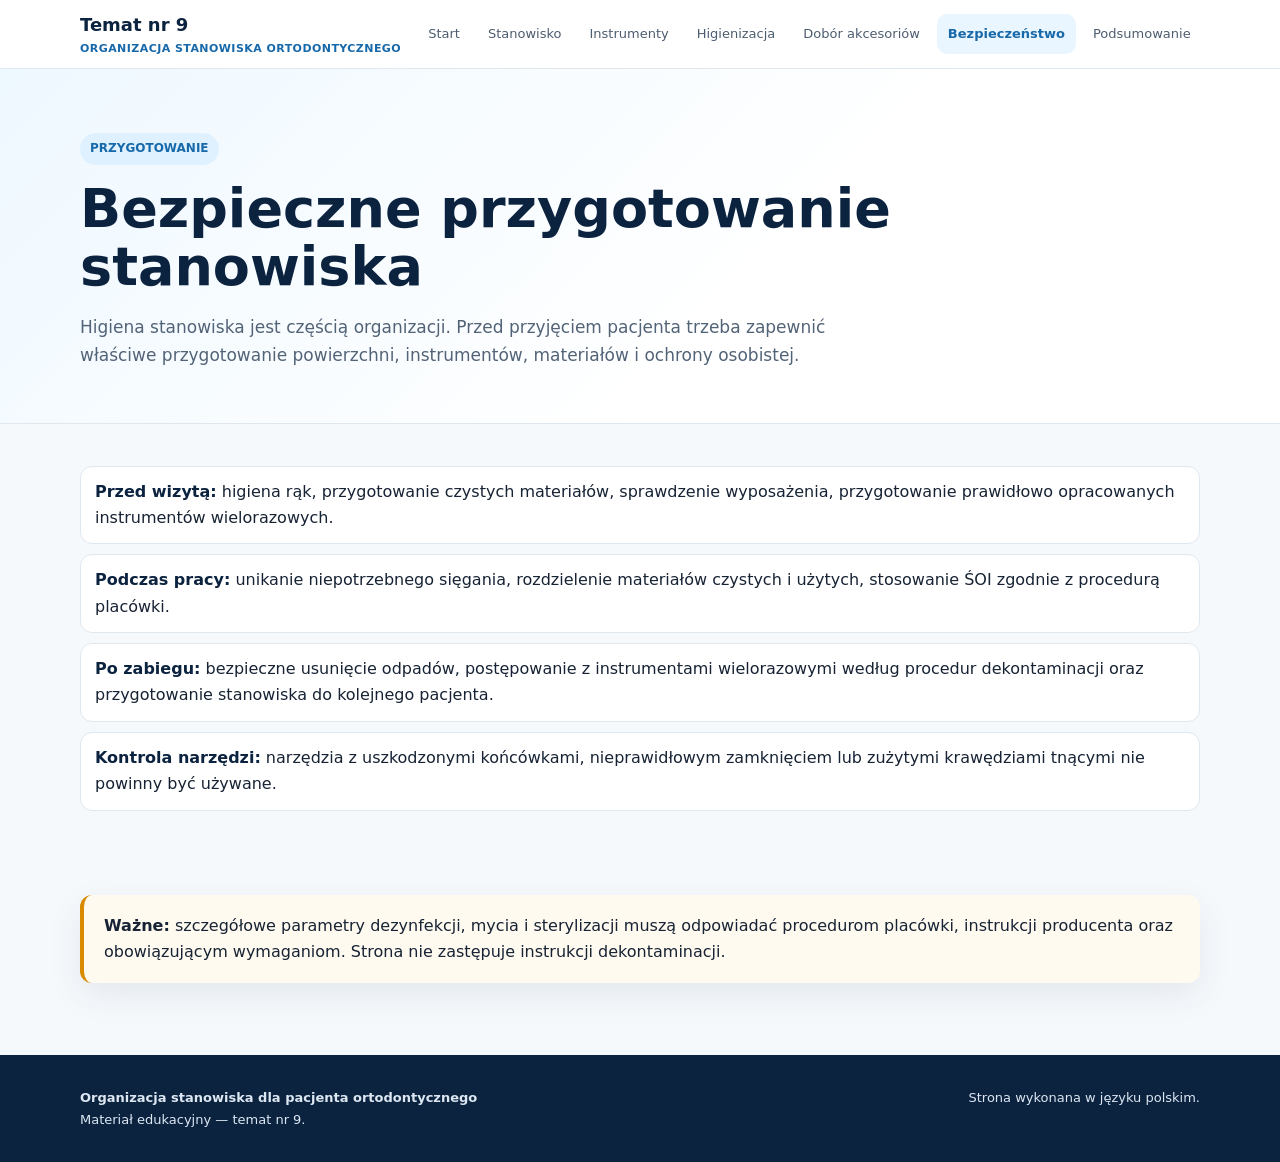
<file: bezpieczenstwo.html>
<!doctype html><html lang="pl"><head><meta charset="utf-8"><meta name="viewport" content="width=device-width,initial-scale=1"><title>Bezpieczeństwo — Temat 9</title><link rel="stylesheet" href="style.css"></head><body>
<header><div class="container nav"><a class="brand" href="index.html">Temat nr 9<span>ORGANIZACJA STANOWISKA ORTODONTYCZNEGO</span></a><nav class="menu"><a class="" href="index.html">Start</a><a class="" href="stanowisko.html">Stanowisko</a><a class="" href="instrumenty.html">Instrumenty</a><a class="" href="higienizacja.html">Higienizacja</a><a class="" href="dobor.html">Dobór akcesoriów</a><a class="active" href="bezpieczenstwo.html">Bezpieczeństwo</a><a class="" href="podsumowanie.html">Podsumowanie</a></nav></div></header>

<main><div class="hero"><div class="container"><span class="eyebrow">PRZYGOTOWANIE</span><h1>Bezpieczne przygotowanie stanowiska</h1><p>Higiena stanowiska jest częścią organizacji. Przed przyjęciem pacjenta trzeba zapewnić właściwe przygotowanie powierzchni, instrumentów, materiałów i ochrony osobistej.</p></div></div>
<section><div class="container"><div class="checklist">
<div class="check"><b>Przed wizytą:</b> higiena rąk, przygotowanie czystych materiałów, sprawdzenie wyposażenia, przygotowanie prawidłowo opracowanych instrumentów wielorazowych.</div>
<div class="check"><b>Podczas pracy:</b> unikanie niepotrzebnego sięgania, rozdzielenie materiałów czystych i użytych, stosowanie ŚOI zgodnie z procedurą placówki.</div>
<div class="check"><b>Po zabiegu:</b> bezpieczne usunięcie odpadów, postępowanie z instrumentami wielorazowymi według procedur dekontaminacji oraz przygotowanie stanowiska do kolejnego pacjenta.</div>
<div class="check"><b>Kontrola narzędzi:</b> narzędzia z uszkodzonymi końcówkami, nieprawidłowym zamknięciem lub zużytymi krawędziami tnącymi nie powinny być używane.</div>
</div></div></section>
<section><div class="container"><div class="callout warning"><b>Ważne:</b> szczegółowe parametry dezynfekcji, mycia i sterylizacji muszą odpowiadać procedurom placówki, instrukcji producenta oraz obowiązującym wymaganiom. Strona nie zastępuje instrukcji dekontaminacji.</div></div></section></main><footer><div class="container footer-grid"><p><b>Organizacja stanowiska dla pacjenta ortodontycznego</b><br>Materiał edukacyjny — temat nr 9.</p><p>Strona wykonana w języku polskim.</p></div></footer><div class="photo-modal" id="photoModal" aria-hidden="true"><button class="close" aria-label="Zamknij">×</button><img id="photoModalImg" alt=""><div class="hint">Dotknij × lub kliknij poza zdjęciem, aby zamknąć</div></div>
<script>
(()=>{const m=document.getElementById('photoModal'),im=document.getElementById('photoModalImg');
document.querySelectorAll('.photo').forEach(x=>x.addEventListener('click',()=>{im.src=x.currentSrc||x.src;im.alt=x.alt||'';m.classList.add('open');m.setAttribute('aria-hidden','false');document.body.style.overflow='hidden'}));
const close=()=>{m.classList.remove('open');m.setAttribute('aria-hidden','true');im.src='';document.body.style.overflow=''};
m.addEventListener('click',e=>{if(e.target===m||e.target.classList.contains('close'))close()});document.addEventListener('keydown',e=>{if(e.key==='Escape')close()})
})()
</script></body></html>
</file>
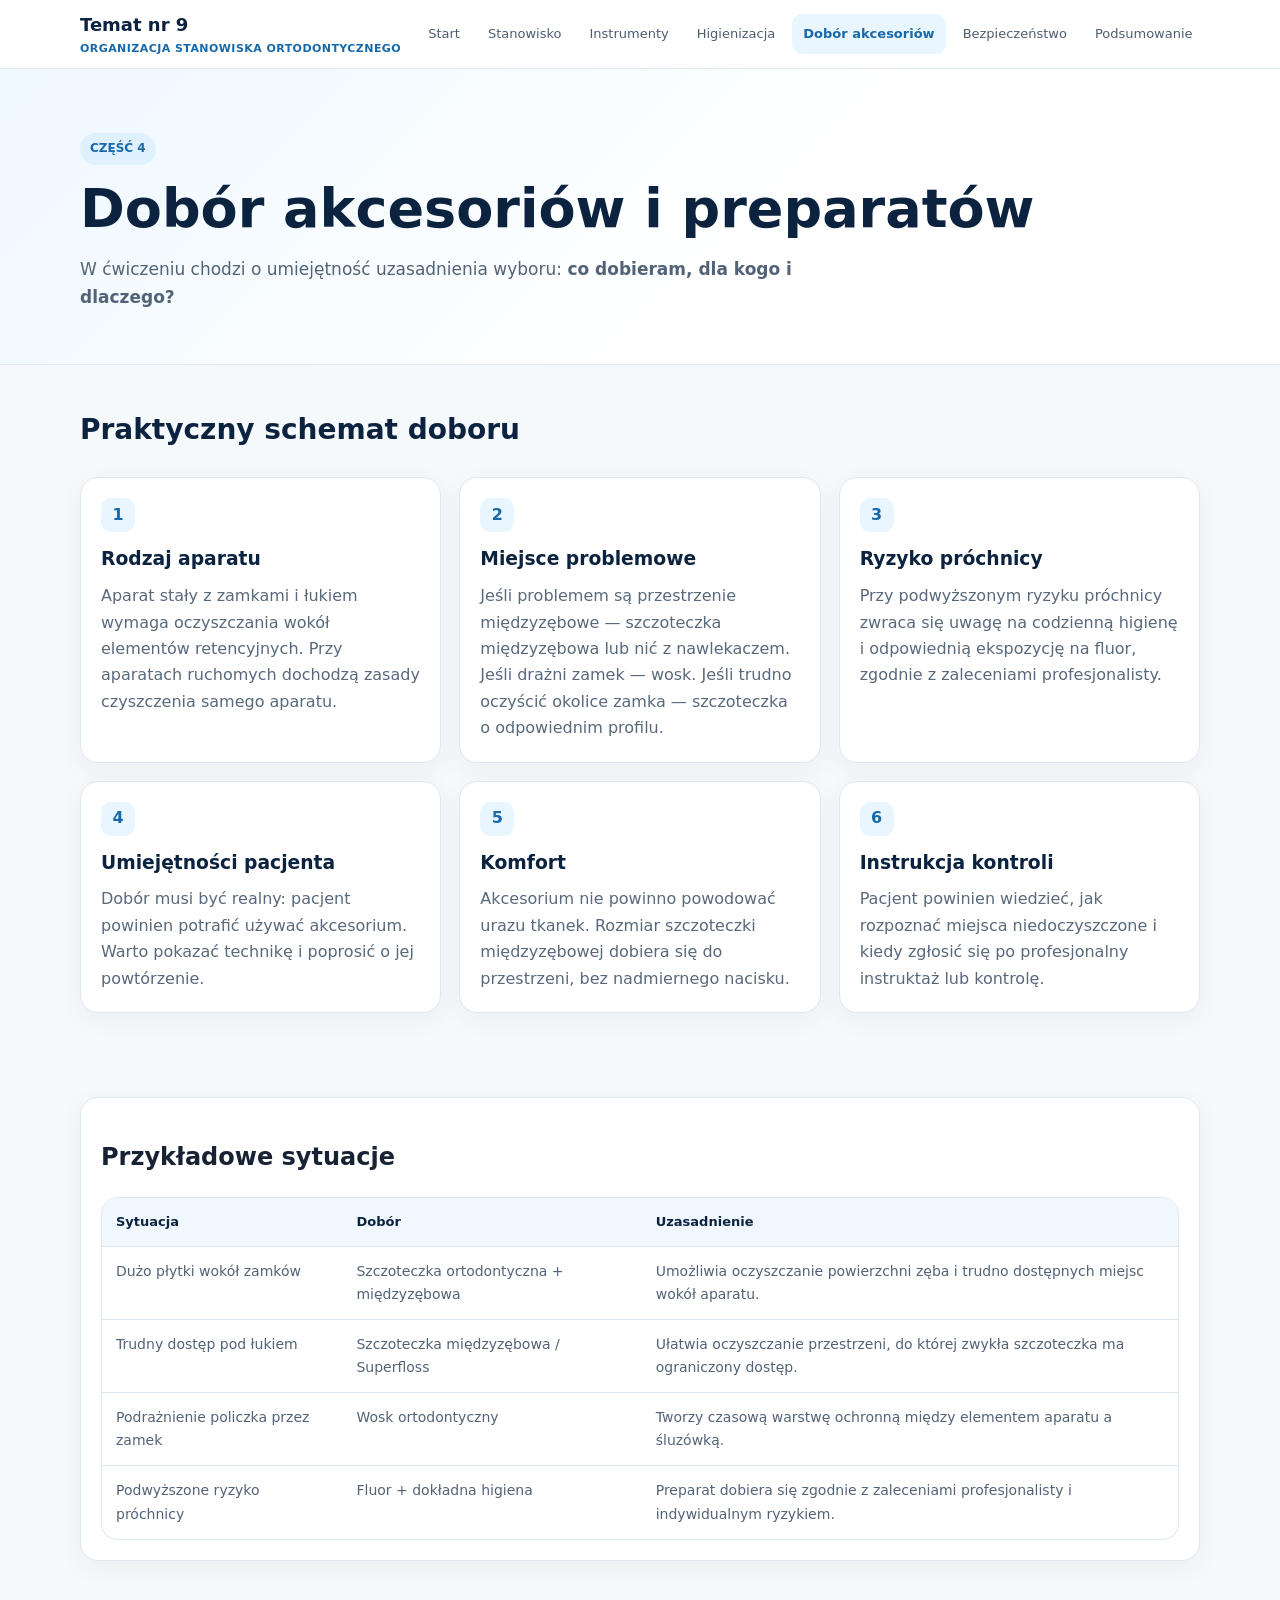
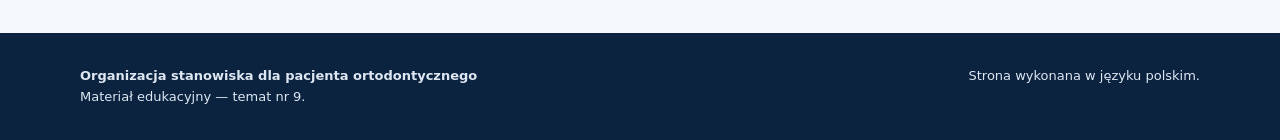
<file: dobor.html>
<!doctype html><html lang="pl"><head><meta charset="utf-8"><meta name="viewport" content="width=device-width,initial-scale=1"><title>Dobór akcesoriów — Temat 9</title><link rel="stylesheet" href="style.css"></head><body>
<header><div class="container nav"><a class="brand" href="index.html">Temat nr 9<span>ORGANIZACJA STANOWISKA ORTODONTYCZNEGO</span></a><nav class="menu"><a class="" href="index.html">Start</a><a class="" href="stanowisko.html">Stanowisko</a><a class="" href="instrumenty.html">Instrumenty</a><a class="" href="higienizacja.html">Higienizacja</a><a class="active" href="dobor.html">Dobór akcesoriów</a><a class="" href="bezpieczenstwo.html">Bezpieczeństwo</a><a class="" href="podsumowanie.html">Podsumowanie</a></nav></div></header>

<main><div class="hero"><div class="container"><span class="eyebrow">CZĘŚĆ 4</span><h1>Dobór akcesoriów i preparatów</h1><p>W ćwiczeniu chodzi o umiejętność uzasadnienia wyboru: <b>co dobieram, dla kogo i dlaczego?</b></p></div></div>
<section><div class="container"><div class="section-head"><h2>Praktyczny schemat doboru</h2></div><div class="grid">
<div class="card"><span class="num">1</span><h3>Rodzaj aparatu</h3><p>Aparat stały z zamkami i łukiem wymaga oczyszczania wokół elementów retencyjnych. Przy aparatach ruchomych dochodzą zasady czyszczenia samego aparatu.</p></div>
<div class="card"><span class="num">2</span><h3>Miejsce problemowe</h3><p>Jeśli problemem są przestrzenie międzyzębowe — szczoteczka międzyzębowa lub nić z nawlekaczem. Jeśli drażni zamek — wosk. Jeśli trudno oczyścić okolice zamka — szczoteczka o odpowiednim profilu.</p></div>
<div class="card"><span class="num">3</span><h3>Ryzyko próchnicy</h3><p>Przy podwyższonym ryzyku próchnicy zwraca się uwagę na codzienną higienę i odpowiednią ekspozycję na fluor, zgodnie z zaleceniami profesjonalisty.</p></div>
<div class="card"><span class="num">4</span><h3>Umiejętności pacjenta</h3><p>Dobór musi być realny: pacjent powinien potrafić używać akcesorium. Warto pokazać technikę i poprosić o jej powtórzenie.</p></div>
<div class="card"><span class="num">5</span><h3>Komfort</h3><p>Akcesorium nie powinno powodować urazu tkanek. Rozmiar szczoteczki międzyzębowej dobiera się do przestrzeni, bez nadmiernego nacisku.</p></div>
<div class="card"><span class="num">6</span><h3>Instrukcja kontroli</h3><p>Pacjent powinien wiedzieć, jak rozpoznać miejsca niedoczyszczone i kiedy zgłosić się po profesjonalny instruktaż lub kontrolę.</p></div>
</div></div></section>
<section><div class="container"><div class="card"><h2>Przykładowe sytuacje</h2><table><thead><tr><th>Sytuacja</th><th>Dobór</th><th>Uzasadnienie</th></tr></thead><tbody>
<tr><td>Dużo płytki wokół zamków</td><td>Szczoteczka ortodontyczna + międzyzębowa</td><td>Umożliwia oczyszczanie powierzchni zęba i trudno dostępnych miejsc wokół aparatu.</td></tr>
<tr><td>Trudny dostęp pod łukiem</td><td>Szczoteczka międzyzębowa / Superfloss</td><td>Ułatwia oczyszczanie przestrzeni, do której zwykła szczoteczka ma ograniczony dostęp.</td></tr>
<tr><td>Podrażnienie policzka przez zamek</td><td>Wosk ortodontyczny</td><td>Tworzy czasową warstwę ochronną między elementem aparatu a śluzówką.</td></tr>
<tr><td>Podwyższone ryzyko próchnicy</td><td>Fluor + dokładna higiena</td><td>Preparat dobiera się zgodnie z zaleceniami profesjonalisty i indywidualnym ryzykiem.</td></tr>
</tbody></table></div></div></section></main><footer><div class="container footer-grid"><p><b>Organizacja stanowiska dla pacjenta ortodontycznego</b><br>Materiał edukacyjny — temat nr 9.</p><p>Strona wykonana w języku polskim.</p></div></footer><div class="photo-modal" id="photoModal" aria-hidden="true"><button class="close" aria-label="Zamknij">×</button><img id="photoModalImg" alt=""><div class="hint">Dotknij × lub kliknij poza zdjęciem, aby zamknąć</div></div>
<script>
(()=>{const m=document.getElementById('photoModal'),im=document.getElementById('photoModalImg');
document.querySelectorAll('.photo').forEach(x=>x.addEventListener('click',()=>{im.src=x.currentSrc||x.src;im.alt=x.alt||'';m.classList.add('open');m.setAttribute('aria-hidden','false');document.body.style.overflow='hidden'}));
const close=()=>{m.classList.remove('open');m.setAttribute('aria-hidden','true');im.src='';document.body.style.overflow=''};
m.addEventListener('click',e=>{if(e.target===m||e.target.classList.contains('close'))close()});document.addEventListener('keydown',e=>{if(e.key==='Escape')close()})
})()
</script></body></html>
</file>
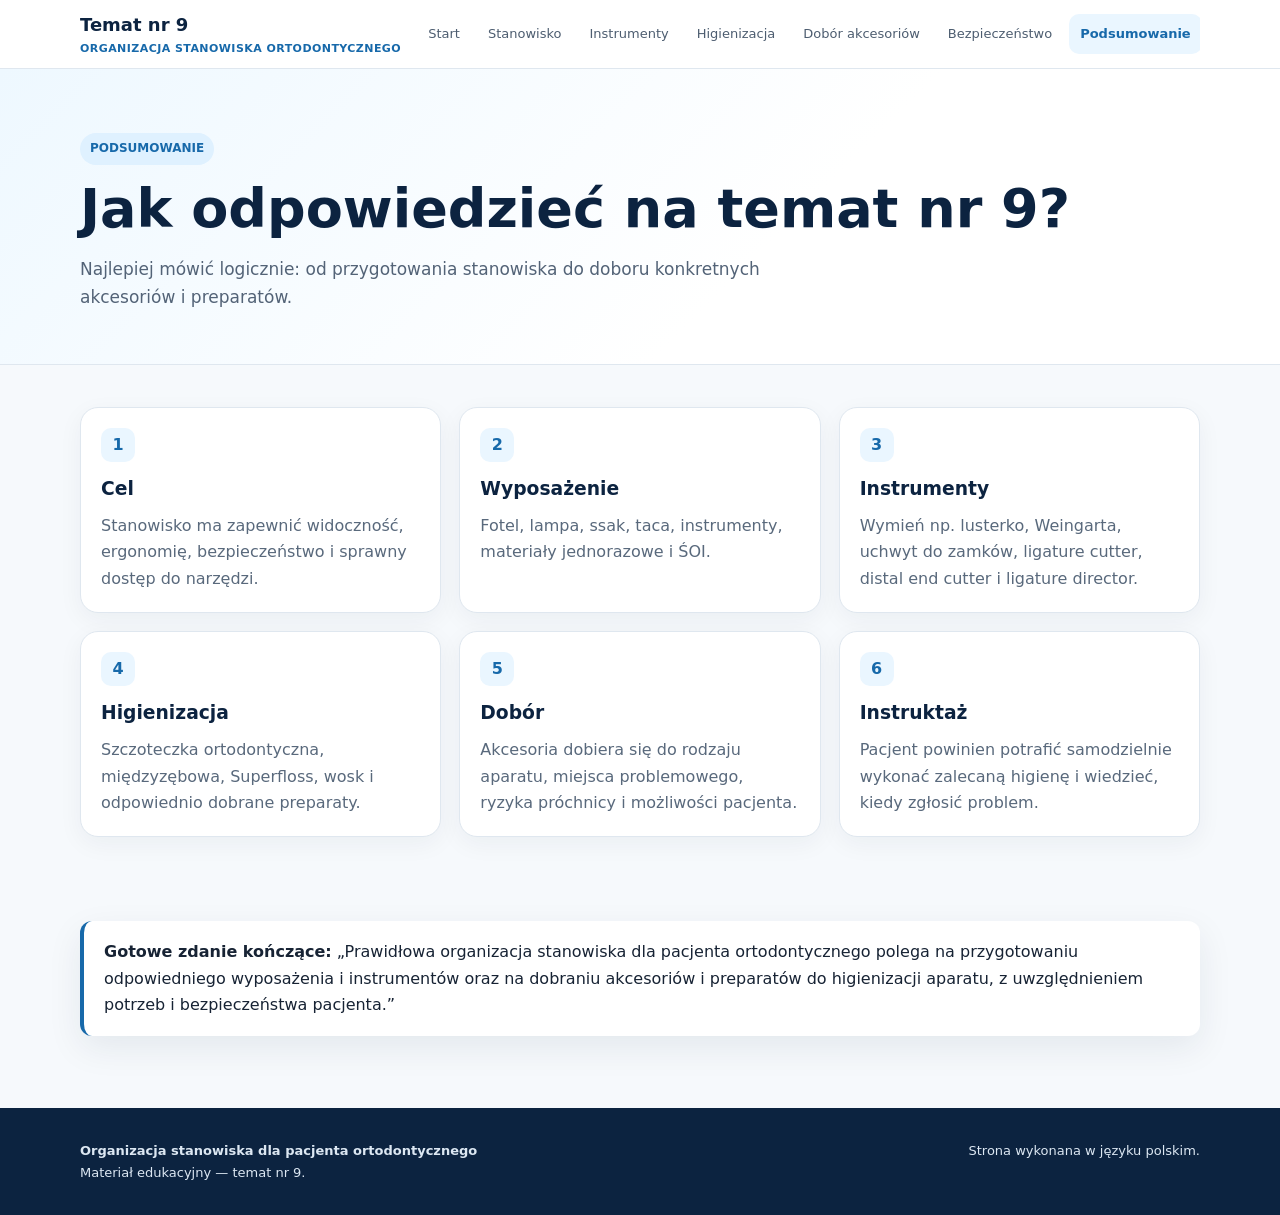
<file: podsumowanie.html>
<!doctype html><html lang="pl"><head><meta charset="utf-8"><meta name="viewport" content="width=device-width,initial-scale=1"><title>Podsumowanie — Temat 9</title><link rel="stylesheet" href="style.css"></head><body>
<header><div class="container nav"><a class="brand" href="index.html">Temat nr 9<span>ORGANIZACJA STANOWISKA ORTODONTYCZNEGO</span></a><nav class="menu"><a class="" href="index.html">Start</a><a class="" href="stanowisko.html">Stanowisko</a><a class="" href="instrumenty.html">Instrumenty</a><a class="" href="higienizacja.html">Higienizacja</a><a class="" href="dobor.html">Dobór akcesoriów</a><a class="" href="bezpieczenstwo.html">Bezpieczeństwo</a><a class="active" href="podsumowanie.html">Podsumowanie</a><a href="zrodla.html">Źródła</a></nav></div></header>

<main><div class="hero"><div class="container"><span class="eyebrow">PODSUMOWANIE</span><h1>Jak odpowiedzieć na temat nr 9?</h1><p>Najlepiej mówić logicznie: od przygotowania stanowiska do doboru konkretnych akcesoriów i preparatów.</p></div></div>
<section><div class="container"><div class="grid">
<div class="card"><span class="num">1</span><h3>Cel</h3><p>Stanowisko ma zapewnić widoczność, ergonomię, bezpieczeństwo i sprawny dostęp do narzędzi.</p></div>
<div class="card"><span class="num">2</span><h3>Wyposażenie</h3><p>Fotel, lampa, ssak, taca, instrumenty, materiały jednorazowe i ŚOI.</p></div>
<div class="card"><span class="num">3</span><h3>Instrumenty</h3><p>Wymień np. lusterko, Weingarta, uchwyt do zamków, ligature cutter, distal end cutter i ligature director.</p></div>
<div class="card"><span class="num">4</span><h3>Higienizacja</h3><p>Szczoteczka ortodontyczna, międzyzębowa, Superfloss, wosk i odpowiednio dobrane preparaty.</p></div>
<div class="card"><span class="num">5</span><h3>Dobór</h3><p>Akcesoria dobiera się do rodzaju aparatu, miejsca problemowego, ryzyka próchnicy i możliwości pacjenta.</p></div>
<div class="card"><span class="num">6</span><h3>Instruktaż</h3><p>Pacjent powinien potrafić samodzielnie wykonać zalecaną higienę i wiedzieć, kiedy zgłosić problem.</p></div>
</div></div></section>
<section><div class="container"><div class="callout"><b>Gotowe zdanie kończące:</b> „Prawidłowa organizacja stanowiska dla pacjenta ortodontycznego polega na przygotowaniu odpowiedniego wyposażenia i instrumentów oraz na dobraniu akcesoriów i preparatów do higienizacji aparatu, z uwzględnieniem potrzeb i bezpieczeństwa pacjenta.”</div></div></section></main><footer><div class="container footer-grid"><p><b>Organizacja stanowiska dla pacjenta ortodontycznego</b><br>Materiał edukacyjny — temat nr 9.</p><p>Strona wykonana w języku polskim.</p></div></footer><div class="photo-modal" id="photoModal" aria-hidden="true"><button class="close" aria-label="Zamknij">×</button><img id="photoModalImg" alt=""><div class="hint">Dotknij × lub kliknij poza zdjęciem, aby zamknąć</div></div>
<script>
(()=>{const m=document.getElementById('photoModal'),im=document.getElementById('photoModalImg');
document.querySelectorAll('.photo').forEach(x=>x.addEventListener('click',()=>{im.src=x.currentSrc||x.src;im.alt=x.alt||'';m.classList.add('open');m.setAttribute('aria-hidden','false');document.body.style.overflow='hidden'}));
const close=()=>{m.classList.remove('open');m.setAttribute('aria-hidden','true');im.src='';document.body.style.overflow=''};
m.addEventListener('click',e=>{if(e.target===m||e.target.classList.contains('close'))close()});document.addEventListener('keydown',e=>{if(e.key==='Escape')close()})
})()
</script></body></html>
</file>
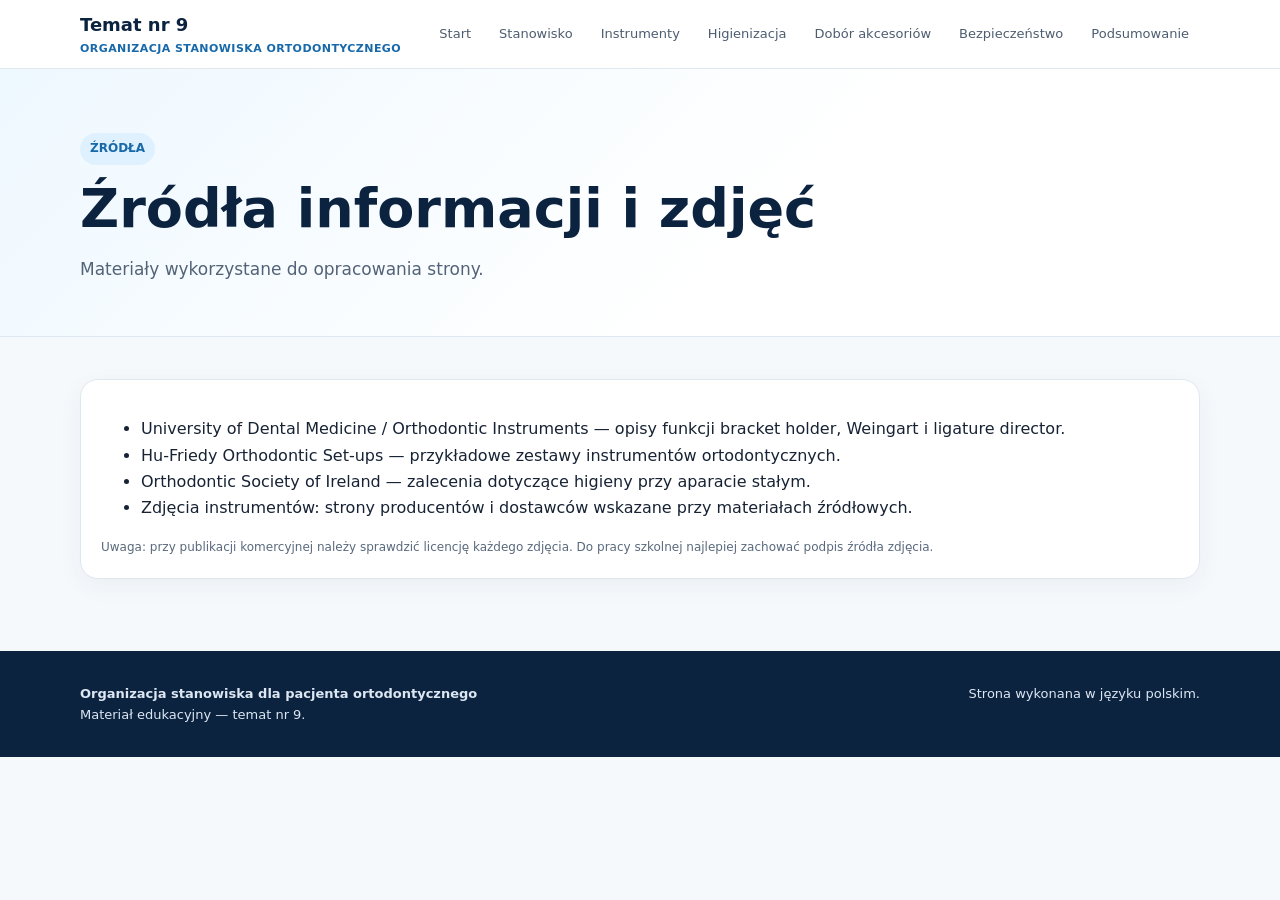
<file: zrodla.html>
<!doctype html><html lang="pl"><head><meta charset="utf-8"><meta name="viewport" content="width=device-width,initial-scale=1"><title>Źródła — Temat 9</title><link rel="stylesheet" href="style.css"></head><body>
<header><div class="container nav"><a class="brand" href="index.html">Temat nr 9<span>ORGANIZACJA STANOWISKA ORTODONTYCZNEGO</span></a><nav class="menu"><a class="" href="index.html">Start</a><a class="" href="stanowisko.html">Stanowisko</a><a class="" href="instrumenty.html">Instrumenty</a><a class="" href="higienizacja.html">Higienizacja</a><a class="" href="dobor.html">Dobór akcesoriów</a><a class="" href="bezpieczenstwo.html">Bezpieczeństwo</a><a class="" href="podsumowanie.html">Podsumowanie</a></nav></div></header>
<main><div class="hero"><div class="container"><span class="eyebrow">ŹRÓDŁA</span><h1>Źródła informacji i zdjęć</h1><p>Materiały wykorzystane do opracowania strony.</p></div></div><section><div class="container card"><ul>
<li>University of Dental Medicine / Orthodontic Instruments — opisy funkcji bracket holder, Weingart i ligature director.</li>
<li>Hu-Friedy Orthodontic Set-ups — przykładowe zestawy instrumentów ortodontycznych.</li>
<li>Orthodontic Society of Ireland — zalecenia dotyczące higieny przy aparacie stałym.</li>
<li>Zdjęcia instrumentów: strony producentów i dostawców wskazane przy materiałach źródłowych.</li>
</ul><p class="caption">Uwaga: przy publikacji komercyjnej należy sprawdzić licencję każdego zdjęcia. Do pracy szkolnej najlepiej zachować podpis źródła zdjęcia.</p></div></section></main><footer><div class="container footer-grid"><p><b>Organizacja stanowiska dla pacjenta ortodontycznego</b><br>Materiał edukacyjny — temat nr 9.</p><p>Strona wykonana w języku polskim.</p></div></footer><div class="photo-modal" id="photoModal" aria-hidden="true"><button class="close" aria-label="Zamknij">×</button><img id="photoModalImg" alt=""><div class="hint">Dotknij × lub kliknij poza zdjęciem, aby zamknąć</div></div>
<script>
(()=>{const m=document.getElementById('photoModal'),im=document.getElementById('photoModalImg');
document.querySelectorAll('.photo').forEach(x=>x.addEventListener('click',()=>{im.src=x.currentSrc||x.src;im.alt=x.alt||'';m.classList.add('open');m.setAttribute('aria-hidden','false');document.body.style.overflow='hidden'}));
const close=()=>{m.classList.remove('open');m.setAttribute('aria-hidden','true');im.src='';document.body.style.overflow=''};
m.addEventListener('click',e=>{if(e.target===m||e.target.classList.contains('close'))close()});document.addEventListener('keydown',e=>{if(e.key==='Escape')close()})
})()
</script></body></html>
</file>
<file: style.css>
:root{--navy:#0c2340;--blue:#1769aa;--cyan:#eaf6ff;--line:#dfe7ef;--text:#172334;--muted:#637286;--white:#fff;--shadow:0 12px 35px rgba(12,35,64,.08)}
*{box-sizing:border-box}html{scroll-behavior:smooth}body{margin:0;font-family:Inter,system-ui,-apple-system,BlinkMacSystemFont,"Segoe UI",sans-serif;color:var(--text);background:#f6f9fc;line-height:1.65}a{color:inherit;text-decoration:none}.container{width:min(1120px,calc(100% - 32px));margin:auto}
header{position:sticky;top:0;z-index:50;background:rgba(255,255,255,.95);backdrop-filter:blur(12px);border-bottom:1px solid var(--line)}
.nav{display:flex;align-items:center;justify-content:space-between;gap:16px;min-height:68px}.brand{font-weight:850;color:var(--navy);font-size:18px;white-space:nowrap}.brand span{display:block;font-size:11px;color:var(--blue);font-weight:650;letter-spacing:.04em}.menu{display:flex;gap:6px;overflow-x:auto;scrollbar-width:none}.menu::-webkit-scrollbar{display:none}.menu a{padding:9px 11px;border-radius:10px;color:#4d5d70;font-size:13px;white-space:nowrap}.menu a:hover,.menu a.active{background:var(--cyan);color:var(--blue);font-weight:700}
.hero{padding:64px 0 36px;background:linear-gradient(135deg,#eef8ff 0%,#fff 60%);border-bottom:1px solid var(--line)}.eyebrow{display:inline-flex;padding:6px 10px;border-radius:999px;background:#dff1ff;color:var(--blue);font-size:12px;font-weight:800}.hero h1{font-size:clamp(30px,5vw,54px);line-height:1.08;color:var(--navy);margin:15px 0}.hero p{max-width:760px;color:#536377;font-size:17px}.hero-grid{display:grid;grid-template-columns:1.25fr .75fr;gap:28px;align-items:center}.hero-card{background:#fff;border:1px solid var(--line);border-radius:22px;padding:22px;box-shadow:var(--shadow)}
section{padding:42px 0}.section-head{margin-bottom:24px}.section-head h2{margin:0 0 7px;color:var(--navy);font-size:28px}.section-head p{margin:0;color:var(--muted)}
.grid{display:grid;grid-template-columns:repeat(3,1fr);gap:18px}.grid2{display:grid;grid-template-columns:repeat(2,1fr);gap:20px}.card{background:#fff;border:1px solid var(--line);border-radius:18px;padding:20px;box-shadow:0 7px 25px rgba(12,35,64,.05)}.card h3{margin:0 0 8px;color:var(--navy)}.card p{color:#59697c;margin:0}.num{display:inline-grid;place-items:center;width:34px;height:34px;border-radius:10px;background:var(--cyan);color:var(--blue);font-weight:850;margin-bottom:12px}
.callout{border-left:4px solid var(--blue);background:#fff;padding:18px 20px;border-radius:12px;box-shadow:var(--shadow)}.warning{border-left-color:#d88a00;background:#fffaf0}.checklist{display:grid;gap:10px}.check{background:#fff;border:1px solid var(--line);border-radius:12px;padding:12px 14px}.check b{color:var(--navy)}
.photo-pair{display:grid;grid-template-columns:1fr 1fr;gap:10px}.photo-pair .photo-wrap{min-height:180px}.photo-pair .photo{max-height:300px;padding:8px}.photo-wrap{background:#fff;border:1px solid var(--line);border-radius:18px;min-height:250px;display:flex;align-items:center;justify-content:center;overflow:hidden;cursor:zoom-in;box-shadow:var(--shadow)}.photo{display:block;width:100%;height:auto;max-height:420px;object-fit:contain;padding:12px}.caption{font-size:12px;color:#738196;margin-top:8px}
.instrument{display:grid;grid-template-columns:260px 1fr;gap:20px;align-items:start}.instrument .photo-wrap{min-height:240px}.instrument h3{margin-top:0}.tag{display:inline-block;padding:4px 8px;border-radius:999px;background:#eef7ff;color:var(--blue);font-size:11px;font-weight:800;margin:0 5px 6px 0}
table{width:100%;border-collapse:collapse;background:#fff;border:1px solid var(--line);border-radius:16px;overflow:hidden;display:block;white-space:normal}thead,tbody{width:100%}th,td{padding:13px 14px;border-bottom:1px solid var(--line);text-align:left;vertical-align:top}th{background:#f0f7fd;color:var(--navy);font-size:13px}td{font-size:14px;color:#536377}tr:last-child td{border-bottom:0}
footer{margin-top:30px;background:var(--navy);color:#dce7f2;padding:32px 0}.footer-grid{display:flex;justify-content:space-between;gap:25px}.footer-grid p{margin:0;font-size:13px}
.photo-modal{position:fixed;inset:0;z-index:1000;display:none;align-items:center;justify-content:center;padding:18px;background:rgba(4,13,25,.94);backdrop-filter:blur(7px)}.photo-modal.open{display:flex}.photo-modal img{max-width:96vw;max-height:91vh;width:auto;height:auto;object-fit:contain;border-radius:12px;box-shadow:0 20px 70px rgba(0,0,0,.5)}.photo-modal .close{position:absolute;top:12px;right:14px;width:48px;height:48px;border:0;border-radius:50%;background:rgba(255,255,255,.16);color:#fff;font-size:31px;cursor:pointer}.photo-modal .hint{position:absolute;bottom:12px;color:#dfe8f1;font-size:12px}
@media(max-width:820px){.hero-grid,.grid2{grid-template-columns:1fr}.grid{grid-template-columns:1fr 1fr}.instrument{grid-template-columns:1fr}.instrument .photo-wrap{min-height:210px}.hero{padding-top:42px}}
@media(max-width:560px){.photo-pair{grid-template-columns:1fr}.photo-pair .photo-wrap{min-height:180px}.container{width:min(100% - 22px,1120px)}.nav{min-height:60px;align-items:flex-start;padding:10px 0;flex-direction:column;gap:5px}.brand{font-size:16px}.menu{width:100%}.hero h1{font-size:34px}.hero p{font-size:15px}.grid{grid-template-columns:1fr}.photo-wrap{min-height:190px}.photo{max-height:310px;padding:8px}.card{padding:16px}section{padding:30px 0}.footer-grid{flex-direction:column}table{display:block;overflow-x:auto;white-space:nowrap}}
</file>
